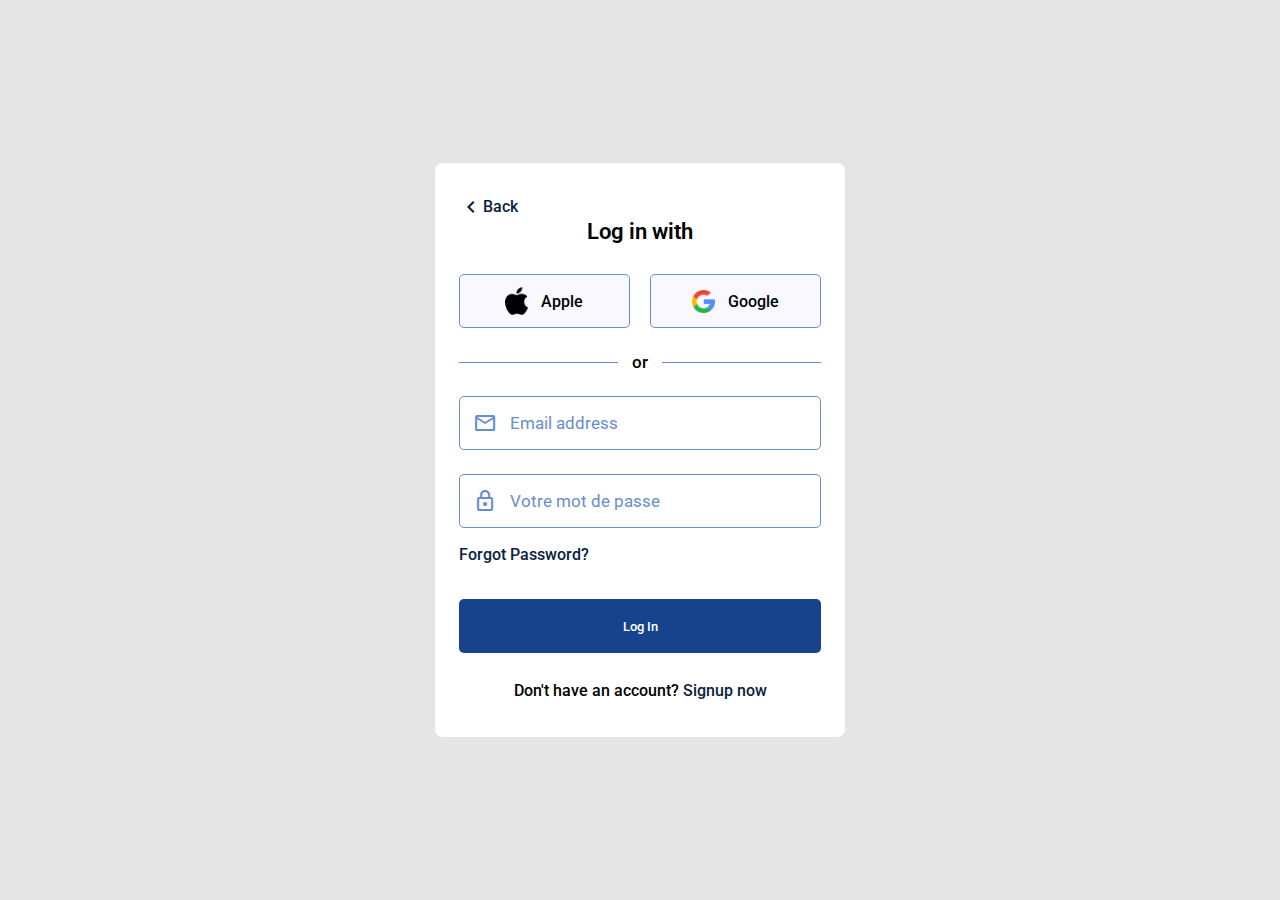
<file: login.html>
<!DOCTYPE html>
<html lang="en">
<head>
    <meta charset="UTF-8" />
    <meta name="viewport" content="width=device-width, initial-scale=1.0" />
    <link rel="stylesheet" href="https://fonts.googleapis.com/css2?family=Material+Symbols+Outlined:opsz,wght,FILL,GRAD@24,400,0,0">
    <link rel="icon" href="src/assets/images/Logo1.png">
    <link rel="stylesheet" href="login.css">
    <title>Lonely Watch - Login</title>
</head>
<body>
<div class="login-container">
        <div class="back"><a href="index.html"><i class="material-symbols-outlined">chevron_left</i>Back</a></div>

        <h2 class="form-title">Log in with</h2>

        <div class="social-login">
            <button class="social-button">
                <img src="src/assets/images/logos/apple.png" alt="Apple" class="social-icon">
                Apple
            </button>
            <button class="social-button">
                <img src="src/assets/images/logos/google.png" alt="Google" class="social-icon">
                Google
            </button>
        </div>

        <p class="separator"><span>or</span></p>

        <form action="#" class="login-form">

            <div class="input-wrapper">
                <i class="material-symbols-outlined">mail</i>
                <input type="email" placeholder="Email address" class="input-field" required>
            </div>
            
            <div class="input-wrapper">
                <input type="password" placeholder="Votre mot de passe" class="input-field" required id="password-field"/>
                <i class="material-symbols-outlined">lock</i>
                <i id="toggle-password" class="material-symbols-outlined eye-icon" onclick="togglePasswordVisibility()">visibility_off</i>
            </div>


            <a href="#" class="forgot-pass-link">Forgot Password?</a>

            <button type="submit" class="login-button">Log In</button>
        </form>

        <p class="signup-text">Don't have an account? <a href="signup.html">Signup now</a></p>
    </div>

    
    
    <script>
        function togglePasswordVisibility() {
            const passwordField = document.getElementById("password-field");
            const toggleIcon = document.getElementById("toggle-password");
    
            if (passwordField.type === "password") {
                passwordField.type = "text";
                toggleIcon.textContent = "visibility";
            } else {
                passwordField.type = "password";
                toggleIcon.textContent = "visibility_off";
            }
        }
    </script>
    
</body>
</html>
</file>
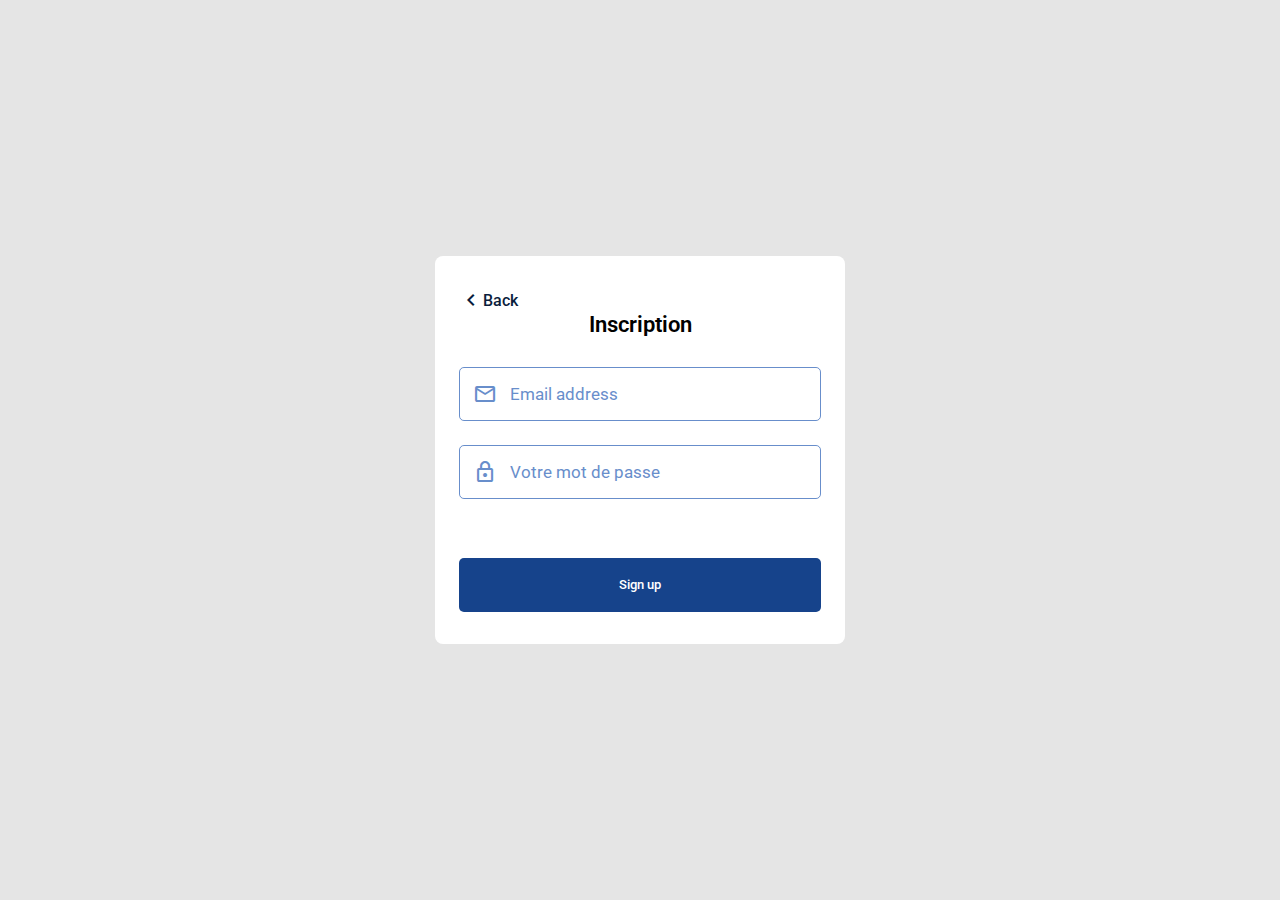
<file: signup.html>
<!DOCTYPE html>
<html lang="en">
<head>
    <meta charset="UTF-8" />
    <meta name="viewport" content="width=device-width, initial-scale=1.0" />
    <link rel="stylesheet" href="https://fonts.googleapis.com/css2?family=Material+Symbols+Outlined:opsz,wght,FILL,GRAD@24,400,0,0">
    <link rel="icon" href="src/assets/images/Logo1.png">
    <link rel="stylesheet" href="signup.css">
    <title>Lonely Watch - Sign up</title>
</head>
<body>
<div class="login-container">
        <div class="back"><a href="login.html"><i class="material-symbols-outlined">chevron_left</i>Back</a></div>

        <h2 class="form-title">Inscription</h2>


        <form action="#" class="login-form">

            <div class="input-wrapper">
                <i class="material-symbols-outlined">mail</i>
                <input type="email" placeholder="Email address" class="input-field" required>
            </div>
            
            <div class="input-wrapper">
                <input type="password" placeholder="Votre mot de passe" class="input-field" required id="password-field"/>
                <i class="material-symbols-outlined">lock</i>
                <i id="toggle-password" class="material-symbols-outlined eye-icon" onclick="togglePasswordVisibility()">visibility_off</i>
            </div>


            <button type="submit" class="login-button">Sign up</button>
        </form>
    </div>

    
    
    <script>
        function togglePasswordVisibility() {
            const passwordField = document.getElementById("password-field");
            const toggleIcon = document.getElementById("toggle-password");
    
            if (passwordField.type === "password") {
                passwordField.type = "text";
                toggleIcon.textContent = "visibility";
            } else {
                passwordField.type = "password";
                toggleIcon.textContent = "visibility_off";
            }
        }
    </script>
    
</body>
</html>
</file>
<file: login.css>
@import url('https://fonts.googleapis.com/css2?family=Roboto:ital,wght@0,100..900;1,100..900&display=swap');

* {
    margin: 0;
    padding: 0;
    box-sizing: border-box;
    font-family: 'Roboto', sans-serif;
}

body {
    display: flex;
    align-items: center;
    justify-content: center;
    min-height: 100vh;
    background: #E5E5E5;
}

#root {
    width: 100%;
    padding: 0;
}

.back a {
    display: flex;
    align-items: center;
    cursor: pointer;
    color: #0A1D3C;
    font-weight: 500;
    font-size: 16px;
    text-decoration: none;
}

.login-container .back a:hover {
    text-decoration: none;
}

.login-container {
    width: 100%;
    max-width: 410px;
    margin: 0 auto;
    border-radius: 0.5rem;
    padding: 2rem 1.5rem;
    background: #fff;
    box-shadow: 1 10px 20px rgba(0, 0, 0, 0.1);
}

.login-container .form-title {
    text-align: center;
    font-size: 1.37rem;
    font-weight: 600;
    margin-bottom: 1.87rem;
}

.login-container .social-login {
    display: flex;
    gap: 1.31rem;
}

.social-login .social-button {
    display: flex;
    width: 100%;
    gap: 0.81rem;
    cursor: pointer;
    font-size: 1rem;
    font-weight: 500;
    padding: 0.75rem 0;
    align-items: center;
    border-radius: 0.31rem;
    justify-content: center;
    background: #F9F8FF;
    border: 1px solid #688ecb;
    transition: 0.3s ease;
}

.social-login .social-button:hover {
    background: #f1eff9;
    border-color: #1c55b1;;
}

.social-login .social-button .social-icon {
    width: 23px;
}

.login-container .separator {
    margin: 1.5rem 0;
    text-align: center;
    position: relative;
}

.login-container .separator span {
    position: relative;
    z-index: 1;
    background: #fff;
    padding: 0 0.9rem;
    font-size: 1.06rem;
    font-weight: 500;
}

.login-container .separator::after {
    position: absolute;
    content: "";
    left: 0;
    top: 50%;
    width: 100%;
    height: 1px;
    background: #688ecb;
}

.login-form .input-wrapper {
    height: 54px;
    width: 100%;
    position: relative;
    margin-bottom: 1.5rem;
}

.login-form .input-wrapper input {
    height: 100%;
    width: 100%;
    outline: none;
    font-size: 1.06rem;
    border-radius: 0.31rem;
    border: 1px solid #688ecb;
    padding: 0 1.25rem 0 3.12rem;
    transition: 0.2s ease;
}

.login-form .input-wrapper .input-field {
    height: 100%;
    width: 100%;
    outline: none;
    font-size: 1.06rem;
    border-radius: 0.31rem;
    border: 1px solid #688ecb;
    padding: 0 1.25rem 0 3.12rem;
    transition: 0.2s ease;
}

.login-form .input-wrapper .input-field:focus {
    border-color: #1c55b1;
}

.login-form .input-wrapper .input-field::placeholder {
    color: #688ecb;
}

.login-form .input-wrapper i {
    color: #688ecb;
    position: absolute;
    top: 50%;
    transform: translateY(-50%);
    transition: 0.2s ease;
}

.login-form .input-wrapper i:not(.eye-icon) {
    left: 0.9rem;
    pointer-events: none;
}

.login-form .input-wrapper .input-field:focus ~ i:not(.eye-icon) {
    color: #1c55b1;
}

.login-form .input-wrapper i.eye-icon {
    font-size: 1.25rem;
    cursor: pointer;
    right: 0.9rem;
    display: none;
}

.login-form .input-wrapper .input-field:valid ~ i.eye-icon {
    display: block;
}

.login-form .forgot-pass-link {
    display: block;
    width: fit-content;
    margin-top: -0.46rem;
}

.login-form .login-button {
    width: 100%;
    height: 54px;
    cursor: pointer;
    outline: none;
    border: none;
    color: #fff;
    font-weight: 500;
    font-style: 1.125rem;
    background: #16438b;
    margin-top: 2.19rem;
    border-radius: 0.31rem;
    transition: 0.2s ease;
}

.login-form .login-button:hover {
    background: #0A1D3C;
}

.login-container .signup-text {
    text-align: center;
    font-weight: 500;
    margin: 1.75rem 0 0.31rem;
}

.login-container a {
    color: #0A1D3C;
    font-weight: 500;
    text-decoration: none;
}

.login-container a:hover {
    text-decoration: underline;
}

@media screen and (max-width: 430px) {
    .login-container {
        width: 95%;
    }
}
</file>
<file: signup.css>
@import url('https://fonts.googleapis.com/css2?family=Roboto:ital,wght@0,100..900;1,100..900&display=swap');

* {
    margin: 0;
    padding: 0;
    box-sizing: border-box;
    font-family: 'Roboto', sans-serif;
}

body {
    display: flex;
    align-items: center;
    justify-content: center;
    min-height: 100vh;
    background: #E5E5E5;
}

#root {
    width: 100%;
    padding: 0;
}

.back a {
    display: flex;
    align-items: center;
    cursor: pointer;
    color: #0A1D3C;
    font-weight: 500;
    font-size: 16px;
    text-decoration: none;
}

.login-container .back a:hover {
    text-decoration: none;
}

.login-container {
    width: 100%;
    max-width: 410px;
    margin: 0 auto;
    border-radius: 0.5rem;
    padding: 2rem 1.5rem;
    background: #fff;
    box-shadow: 1 10px 20px rgba(0, 0, 0, 0.1);
}

.login-container .form-title {
    text-align: center;
    font-size: 1.37rem;
    font-weight: 600;
    margin-bottom: 1.87rem;
}

.login-container .social-login {
    display: flex;
    gap: 1.31rem;
}

.social-login .social-button {
    display: flex;
    width: 100%;
    gap: 0.81rem;
    cursor: pointer;
    font-size: 1rem;
    font-weight: 500;
    padding: 0.75rem 0;
    align-items: center;
    border-radius: 0.31rem;
    justify-content: center;
    background: #F9F8FF;
    border: 1px solid #688ecb;
    transition: 0.3s ease;
}

.social-login .social-button:hover {
    background: #f1eff9;
    border-color: #1c55b1;;
}

.social-login .social-button .social-icon {
    width: 23px;
}

.login-container .separator {
    margin: 1.5rem 0;
    text-align: center;
    position: relative;
}

.login-container .separator span {
    position: relative;
    z-index: 1;
    background: #fff;
    padding: 0 0.9rem;
    font-size: 1.06rem;
    font-weight: 500;
}

.login-container .separator::after {
    position: absolute;
    content: "";
    left: 0;
    top: 50%;
    width: 100%;
    height: 1px;
    background: #688ecb;
}

.login-form .input-wrapper {
    height: 54px;
    width: 100%;
    position: relative;
    margin-bottom: 1.5rem;
}

.login-form .input-wrapper input {
    height: 100%;
    width: 100%;
    outline: none;
    font-size: 1.06rem;
    border-radius: 0.31rem;
    border: 1px solid #688ecb;
    padding: 0 1.25rem 0 3.12rem;
    transition: 0.2s ease;
}

.login-form .input-wrapper .input-field {
    height: 100%;
    width: 100%;
    outline: none;
    font-size: 1.06rem;
    border-radius: 0.31rem;
    border: 1px solid #688ecb;
    padding: 0 1.25rem 0 3.12rem;
    transition: 0.2s ease;
}

.login-form .input-wrapper .input-field:focus {
    border-color: #1c55b1;
}

.login-form .input-wrapper .input-field::placeholder {
    color: #688ecb;
}

.login-form .input-wrapper i {
    color: #688ecb;
    position: absolute;
    top: 50%;
    transform: translateY(-50%);
    transition: 0.2s ease;
}

.login-form .input-wrapper i:not(.eye-icon) {
    left: 0.9rem;
    pointer-events: none;
}

.login-form .input-wrapper .input-field:focus ~ i:not(.eye-icon) {
    color: #1c55b1;
}

.login-form .input-wrapper i.eye-icon {
    font-size: 1.25rem;
    cursor: pointer;
    right: 0.9rem;
    display: none;
}

.login-form .input-wrapper .input-field:valid ~ i.eye-icon {
    display: block;
}

.login-form .forgot-pass-link {
    display: block;
    width: fit-content;
    margin-top: -0.46rem;
}

.login-form .login-button {
    width: 100%;
    height: 54px;
    cursor: pointer;
    outline: none;
    border: none;
    color: #fff;
    font-weight: 500;
    font-style: 1.125rem;
    background: #16438b;
    margin-top: 2.19rem;
    border-radius: 0.31rem;
    transition: 0.2s ease;
}

.login-form .login-button:hover {
    background: #0A1D3C;
}

.login-container .signup-text {
    text-align: center;
    font-weight: 500;
    margin: 1.75rem 0 0.31rem;
}

.login-container a {
    color: #0A1D3C;
    font-weight: 500;
    text-decoration: none;
}

.login-container a:hover {
    text-decoration: underline;
}

@media screen and (max-width: 430px) {
    .login-container {
        width: 95%;
    }
}
</file>
